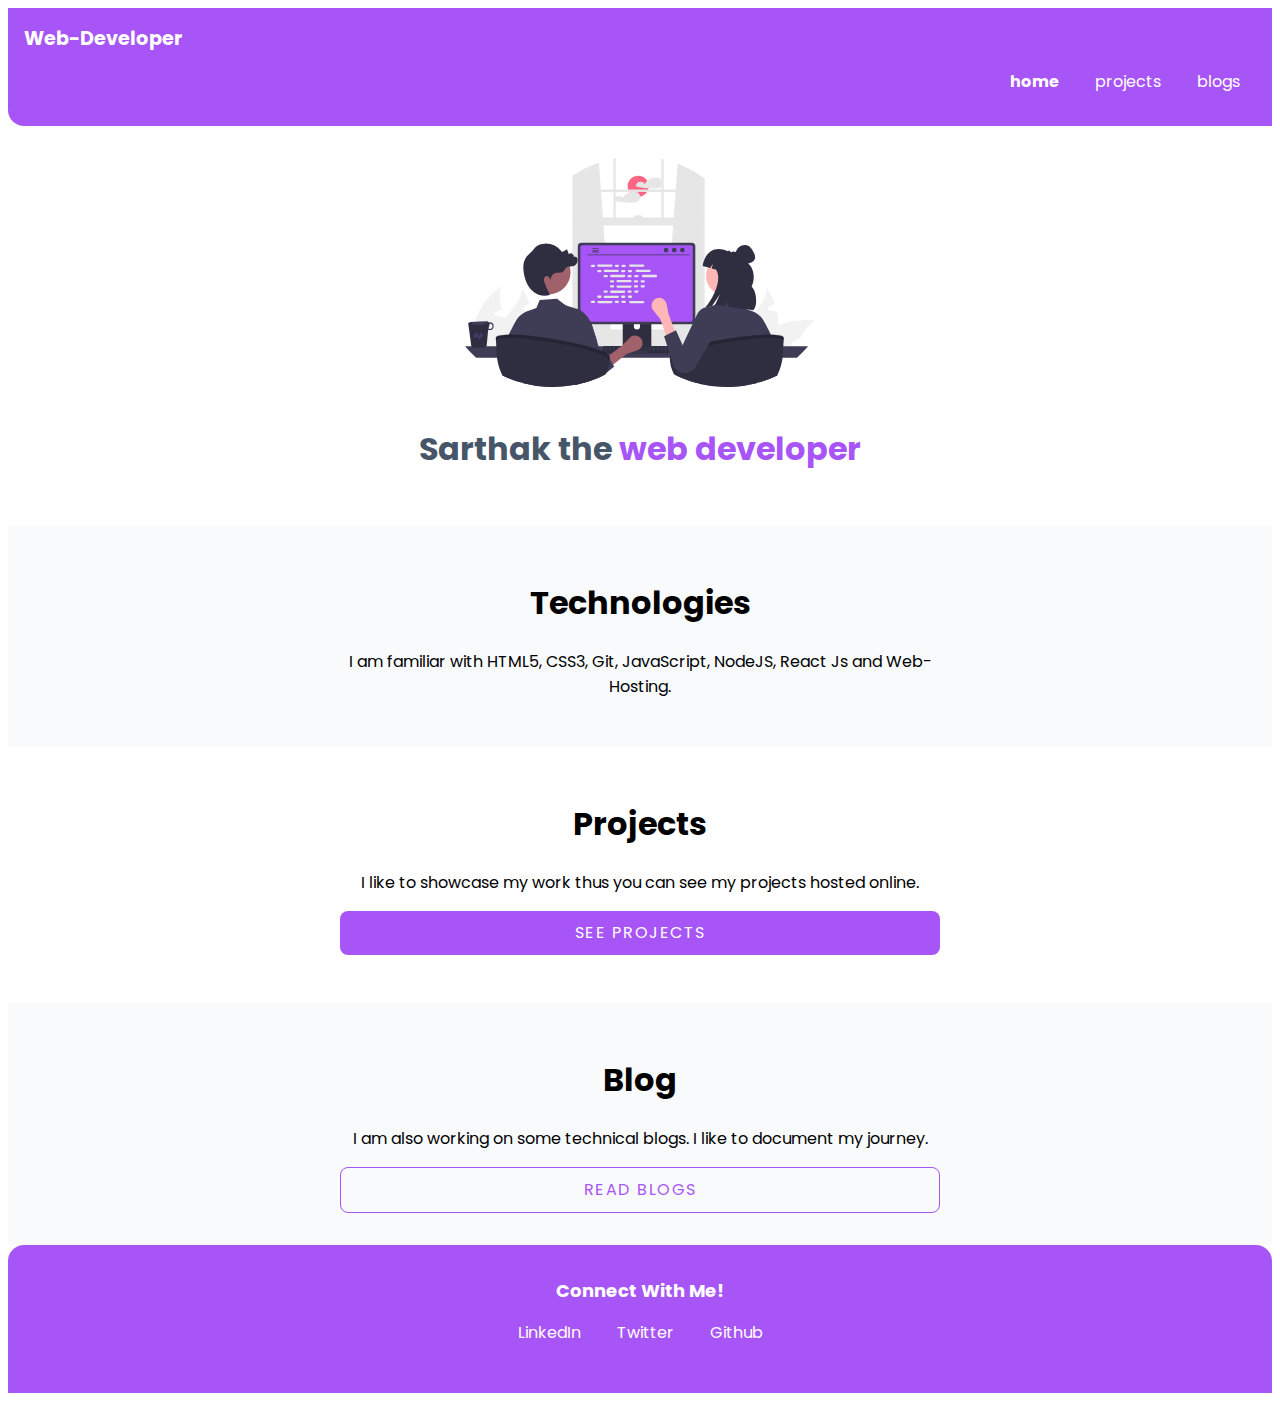
<file: index.html>
<!DOCTYPE html>
<html lang="en">
<head>
    <meta charset="UTF-8">
    <meta http-equiv="X-UA-Compatible" content="IE=edge">
    <meta name="viewport" content="width=device-width, initial-scale=1.0">
    <title>Portfolio</title>
    <link rel="stylesheet" href="styles.css">
</head>
<body>
    <nav class="navigation container">
        <div class="nav-brand">Web-Developer</div>
        <ul class="list-non-bullet nav-pills">
            <li class="list-item-inline">
                <a class="link link-active" href="/">home</a>
            </li>
            <li class="list-item-inline">
                <a class="link" href="projects.html">projects</a>
            </li>
            <li class="list-item-inline">
                <a class="link" href="blogs.html">blogs</a>
            </li>
        </ul>
    </nav>

    <header class="hero">
        <img class="hero-img" src="/images/hero.svg" />
        <h1 class="hero-heading">Sarthak the <span class="heading-inverted"> web developer</span></h1>
    </header>

    <section class="section ow">
        <div class="container container-center">
            <h1>Technologies</h1>
            <p>I am familiar with HTML5, CSS3, Git, JavaScript, NodeJS, React Js and Web-Hosting.</p>
        </div>

    </section>
    <section class="section ">
        <div class="container container-center">
            <h1>Projects</h1>
            <p>I like to showcase my work thus you can see my projects hosted online.</p>
            <a class="link link-primary" href="projects.html">SEE PROJECTS</a>

        </div>

    </section>
    <section class="section ow">
        <div class="container container-center">
            <h1>Blog</h1>
            <p>I am also working on some technical blogs. I like to document my journey.</p>
            <a class="link link-secondary" href="blogs.html">READ BLOGS</a>
        </div>
        
    </section>

    <footer class="footer">
        <div class="footer-header"><span class = bold-txt>Connect With Me!</span></div>
        <ul class="social-links list-non-bullet">
            <li class="list-item-inline">
                <a class="link" href="https://github.com/sarthaksarangi">
                    LinkedIn
                </a>
            </li>
            <li class="list-item-inline">
                <a class="link" href="https://twitter.com/sarthaksarangi_">
                    Twitter
                </a>
            </li>
            <li class="list-item-inline">
                <a class="link" href="https://www.linkedin.com/in/sarthaksarangi/">
                    Github
                </a>
            </li>     
        </ul>
    </footer>

</body>
</html>
</file>
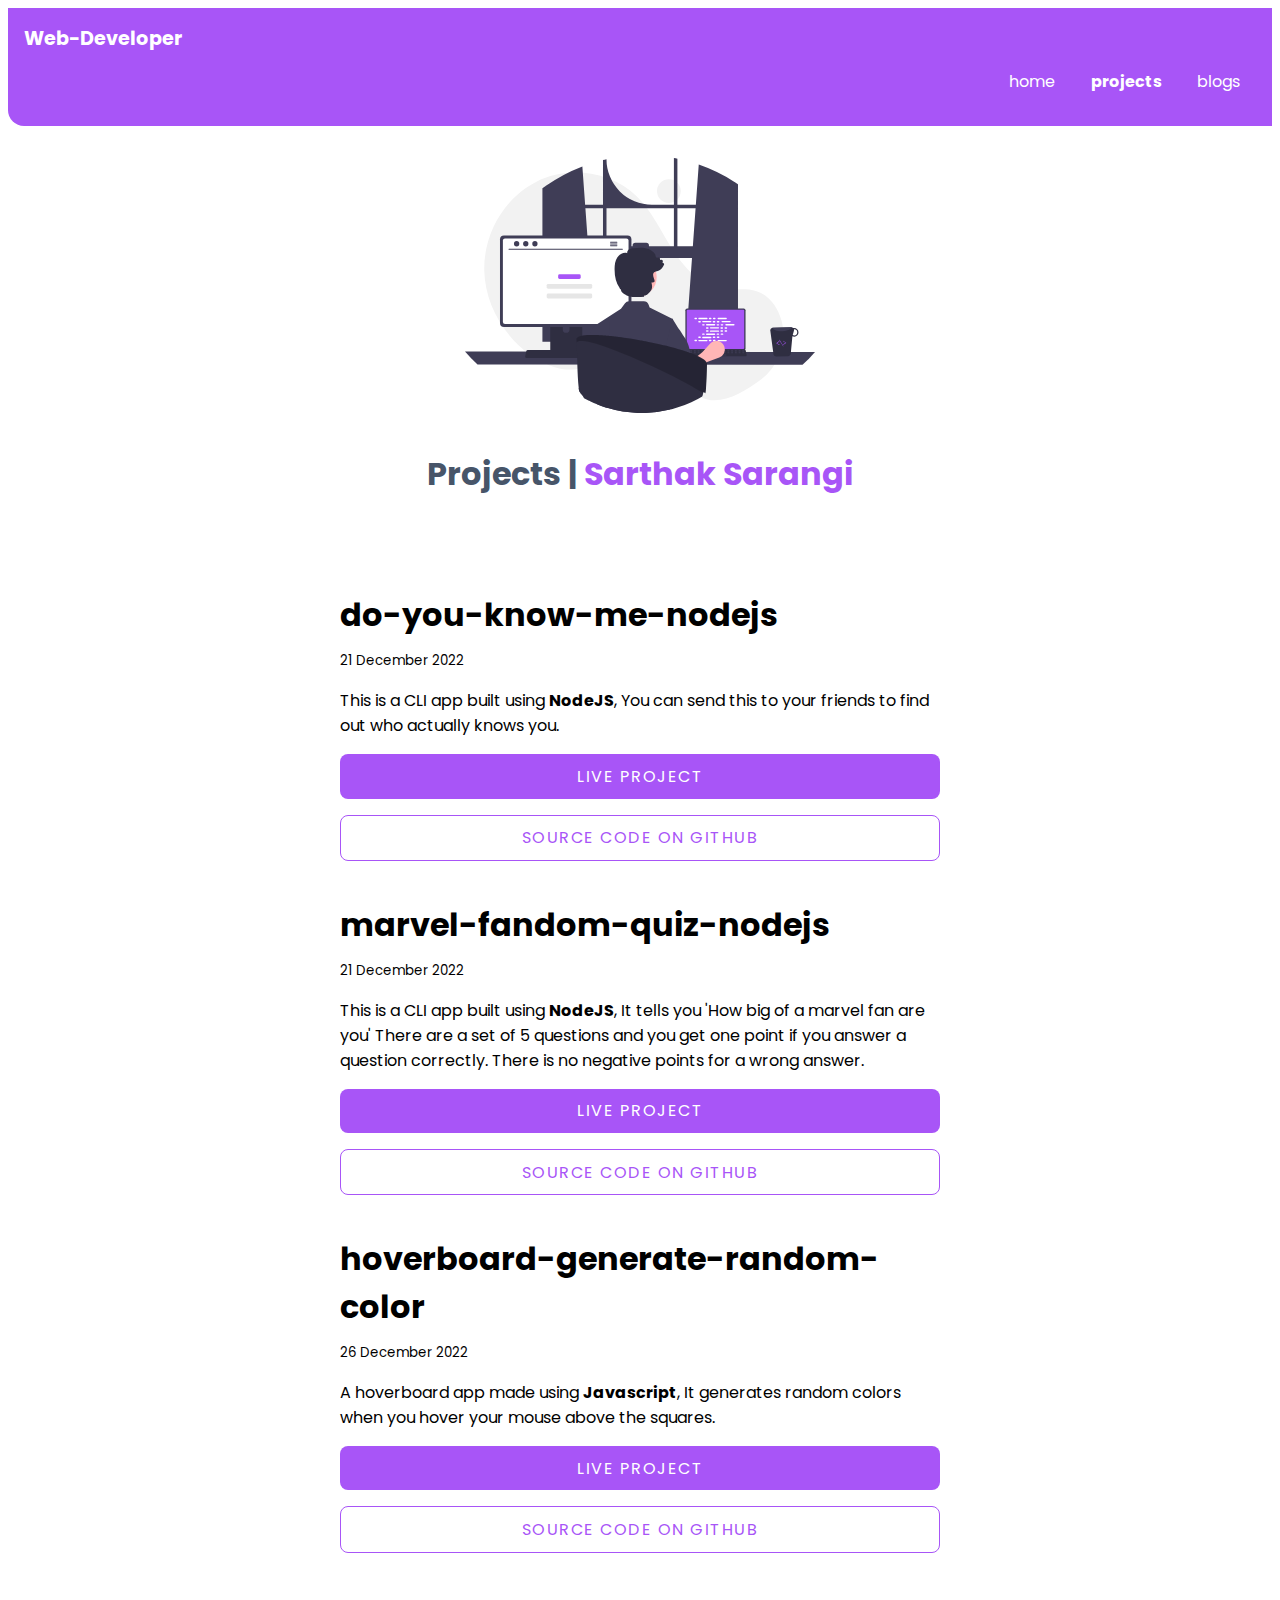
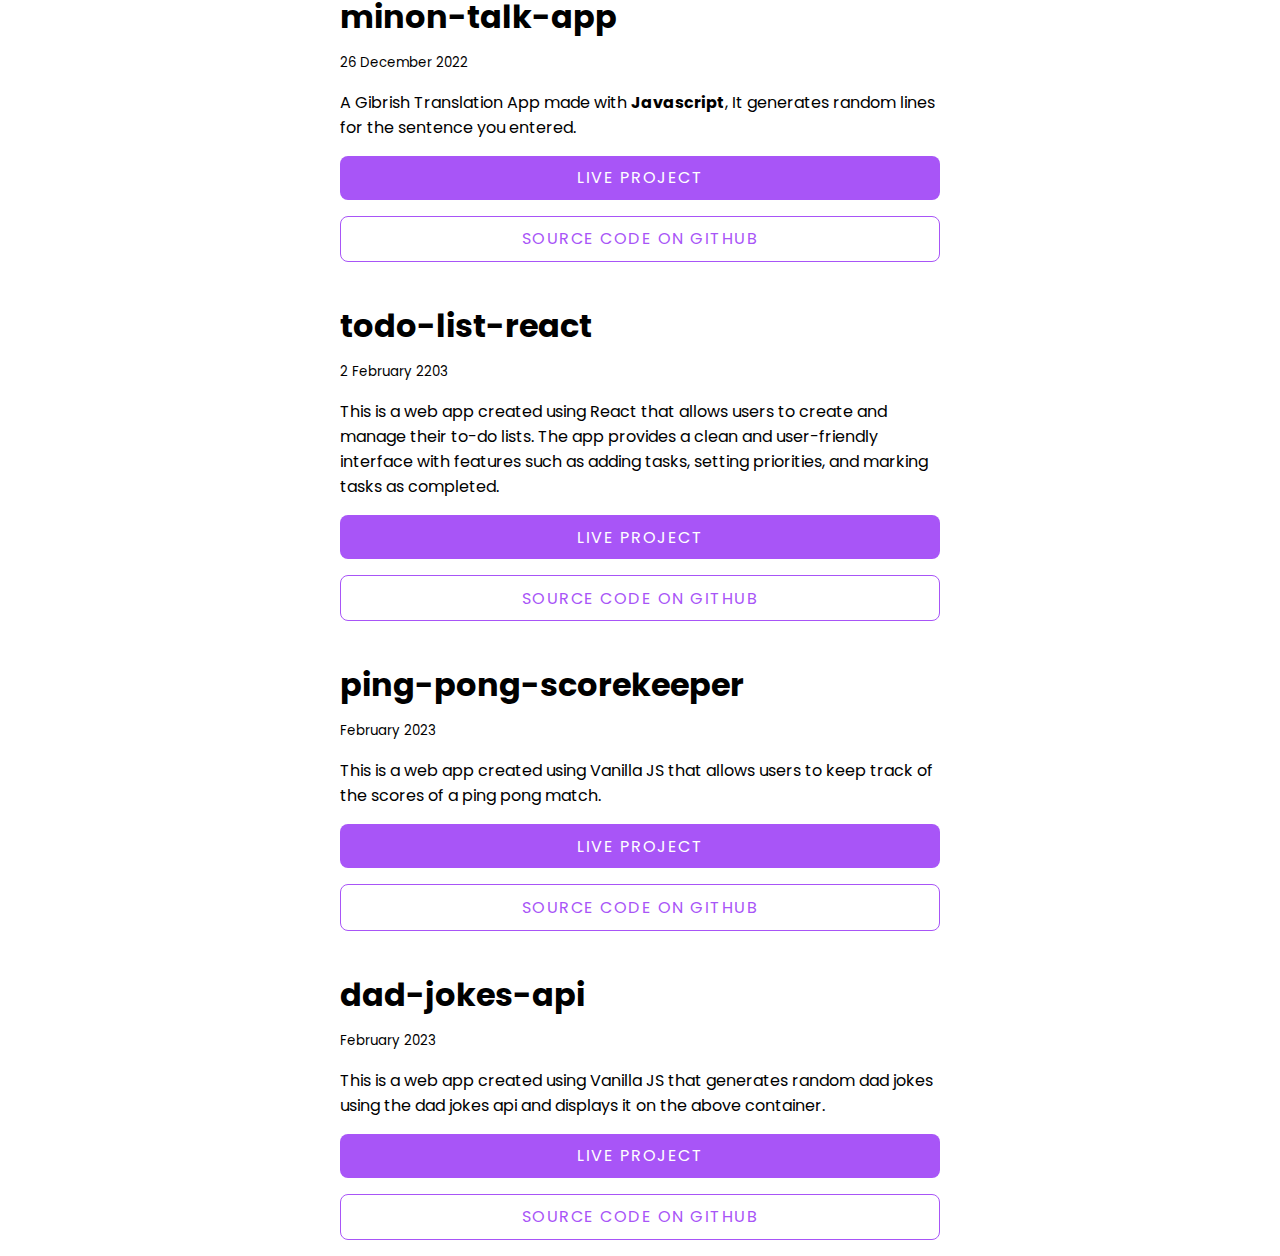
<file: projects.html>
<!DOCTYPE html>
<html lang="en">
  <head>
    <meta charset="UTF-8" />
    <meta http-equiv="X-UA-Compatible" content="IE=edge" />
    <meta name="viewport" content="width=device-width, initial-scale=1.0" />
    <title>Projects</title>
    <link rel="stylesheet" href="styles.css" />
  </head>
  <body>
    <nav class="navigation container">
      <div class="nav-brand">Web-Developer</div>
      <ul class="list-non-bullet nav-pills">
        <li class="list-item-inline">
          <a class="link" href="/">home</a>
        </li>
        <li class="list-item-inline link-active">
          <a class="link" href="projects.html">projects</a>
        </li>
        <li class="list-item-inline">
          <a class="link" href="blogs.html">blogs</a>
        </li>
      </ul>
    </nav>
    <header class="hero">
      <img class="hero-img" src="/images/hero-projects.svg" />

      <h1 class="hero-heading">
        Projects | <span class="heading-inverted">Sarthak Sarangi</span>
      </h1>
    </header>
    <ul class="list-non-bullet">
      <li>
        <div class="container container-center">
        <h1 class="li-heading">do-you-know-me-nodejs</h1>
        <small>21 December 2022</small>
        <p>
          This is a CLI app built using <strong>NodeJS</strong>, You can send
          this to your friends to find out who actually knows you.
        </p>
        <a
          class="link link-primary"
          href="https://replit.com/@sarthaksarangi3/MarkOne?embed=1&output=1"
          >LIVE PROJECT</a
        >
        <a
          class="link link-secondary"
          href="https://github.com/sarthaksarangi/do-you-know-me-nodejs"
          >SOURCE CODE ON GITHUB</a
        ></div>
      </li>

      <li>
        <div class="container container-center">
        <h1 class="li-heading">marvel-fandom-quiz-nodejs</h1>
        <small>21 December 2022</small>
        <p>
          This is a CLI app built using <strong>NodeJS</strong>, It tells you 'How big of a marvel fan are you' There are a set of 5 questions and you get one point if you answer a question correctly. There is no negative points for a wrong answer.
        </p>
        <a
          class="link link-primary"
          href="https://replit.com/@sarthaksarangi3/MarkTtwo#index.js?embed=1&output=1"
          >LIVE PROJECT</a>
        <a
          class="link link-secondary"
          href="https://github.com/sarthaksarangi/marvel-fandom-quiz-nodejs"
          >SOURCE CODE ON GITHUB</a></div>

      </li>
      <li>
        <div class="container container-center">
        <h1 class="li-heading">hoverboard-generate-random-color</h1>
        <small>26 December 2022</small>
        <p>
          A hoverboard app made using <strong>Javascript</strong>, It generates random colors when you hover your mouse above the squares.
        </p>
        <a
          class="link link-primary"
          href="https://projecthoverboard.netlify.app"
          >LIVE PROJECT</a>
        <a
          class="link link-secondary"
          href="https://github.com/sarthaksarangi/hoverboard-generate-random-color"
          >SOURCE CODE ON GITHUB</a></div>

      </li>
      <li>
        <div class="container container-center">
        <h1 class="li-heading">minon-talk-app</h1>
        <small>26 December 2022</small>
        <p>
          A Gibrish Translation App made with <strong>Javascript</strong>, It generates random lines for the sentence you entered.
        </p>
        <a
          class="link link-primary"
          href="https://app-minion-talk.netlify.app/"
          >LIVE PROJECT</a>
        <a
          class="link link-secondary"
          href="https://github.com/sarthaksarangi/banana-talk-app"
          >SOURCE CODE ON GITHUB</a></div>

      </li>
      <li>
        <div class="container container-center">
        <h1 class="li-heading">todo-list-react</h1>
        <small>2 February 2203</small>
        <p>
          This is a web app created using React that allows users to create and manage their to-do lists.
           The app provides a clean and user-friendly interface with features such as adding tasks, setting priorities, and marking tasks as completed. 
           
        </p>
        <a
          class="link link-primary"
          href="https://dailygoals-react.netlify.app/"
          >LIVE PROJECT</a>
        <a
          class="link link-secondary"
          href="https://github.com/sarthaksarangi/dailygoals-react"
          >SOURCE CODE ON GITHUB</a></div>

      </li>
      <li>
        <div class="container container-center">
        <h1 class="li-heading">ping-pong-scorekeeper</h1>
        <small>February 2023</small>
        <p>
          This is a web app created using Vanilla JS that allows users to keep track of the scores of a ping pong match.
        </p>
        <a
          class="link link-primary"
          href="https://score-keeper-pingpong.netlify.app/"
          >LIVE PROJECT</a>
        <a
          class="link link-secondary"
          href="https://github.com/sarthaksarangi/score-keeper"
          >SOURCE CODE ON GITHUB</a></div>

      </li>
      <li>
        <div class="container container-center">
        <h1 class="li-heading">dad-jokes-api</h1>
        <small>February 2023</small>
        <p>
          This is a web app created using Vanilla JS that generates random dad jokes using the dad jokes api and displays it on the above container.
        </p>
        <a
          class="link link-primary"
          href="https://dadjokesapijs.netlify.app/"
          >LIVE PROJECT</a>
        <a
          class="link link-secondary"
          href="https://github.com/sarthaksarangi/dad-jokes-api"
          >SOURCE CODE ON GITHUB</a></div>

      </li>
    </ul>
  </body>
</html>
</file>
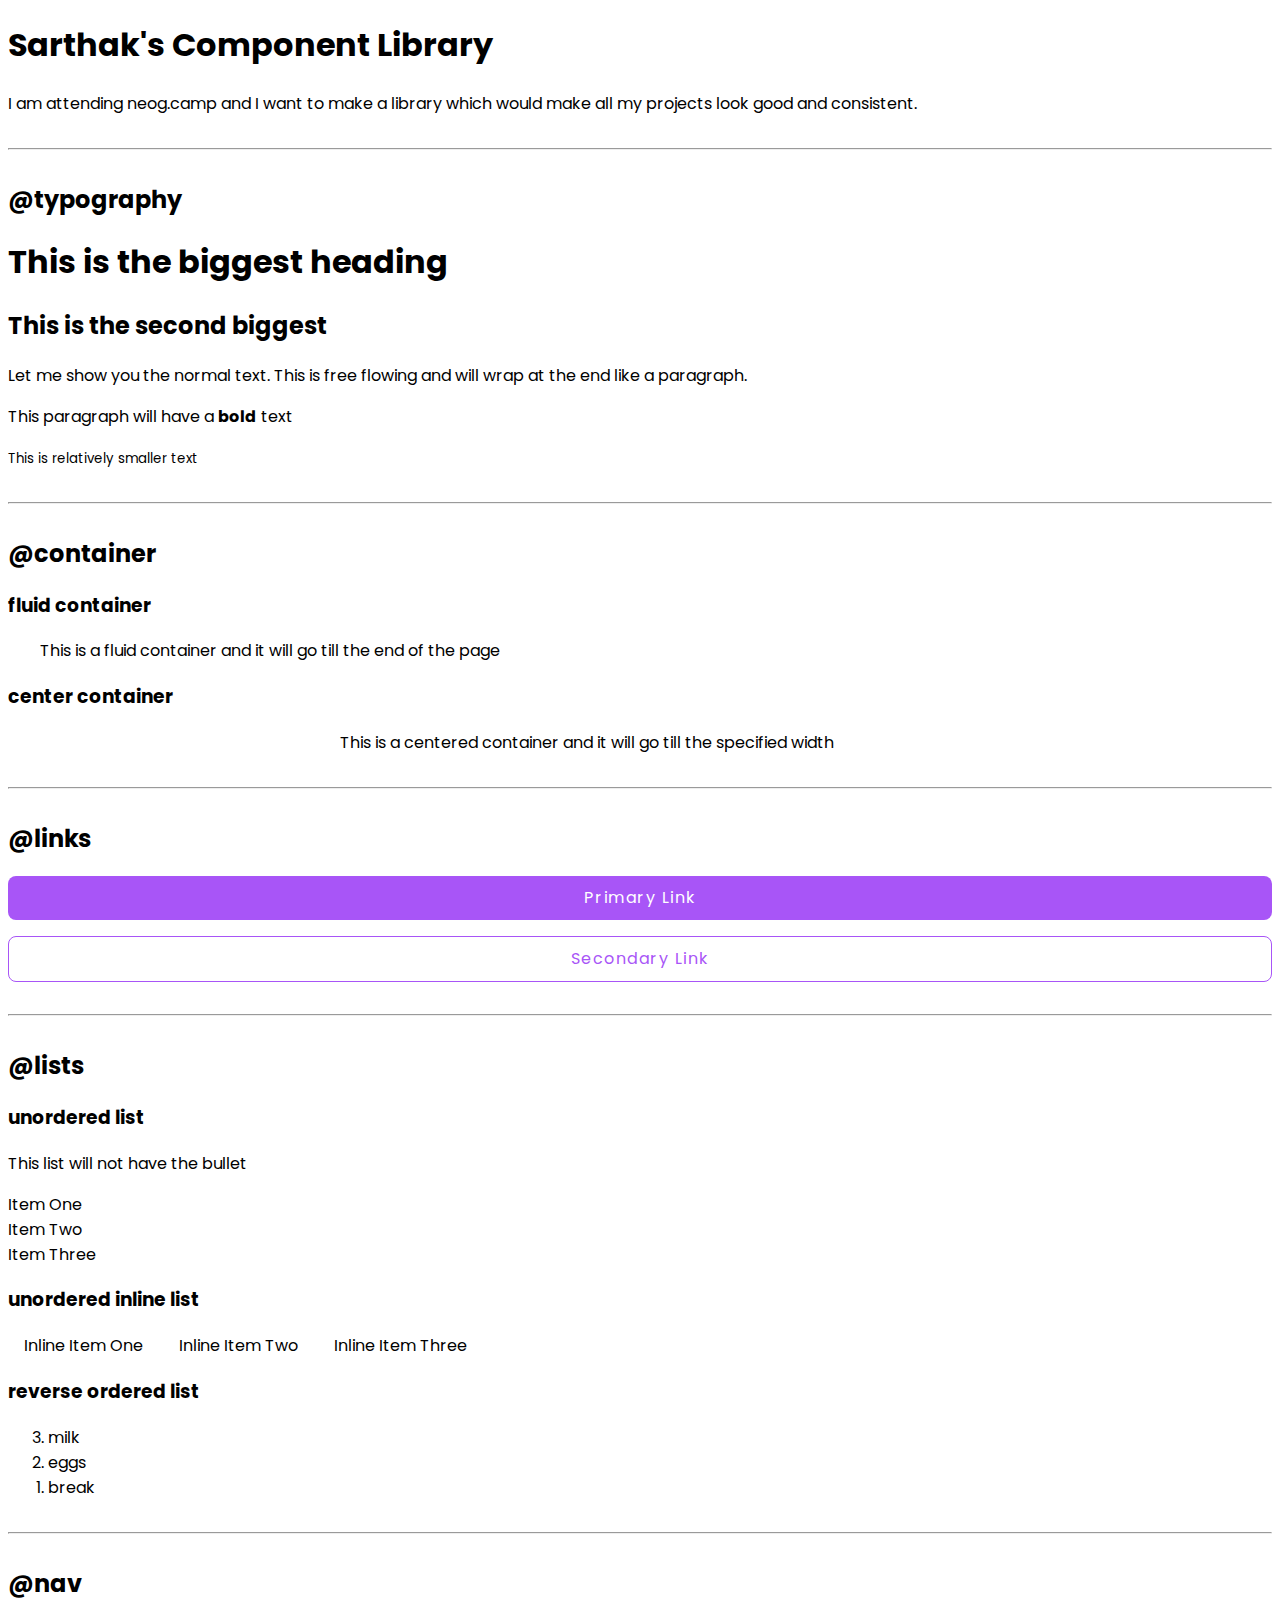
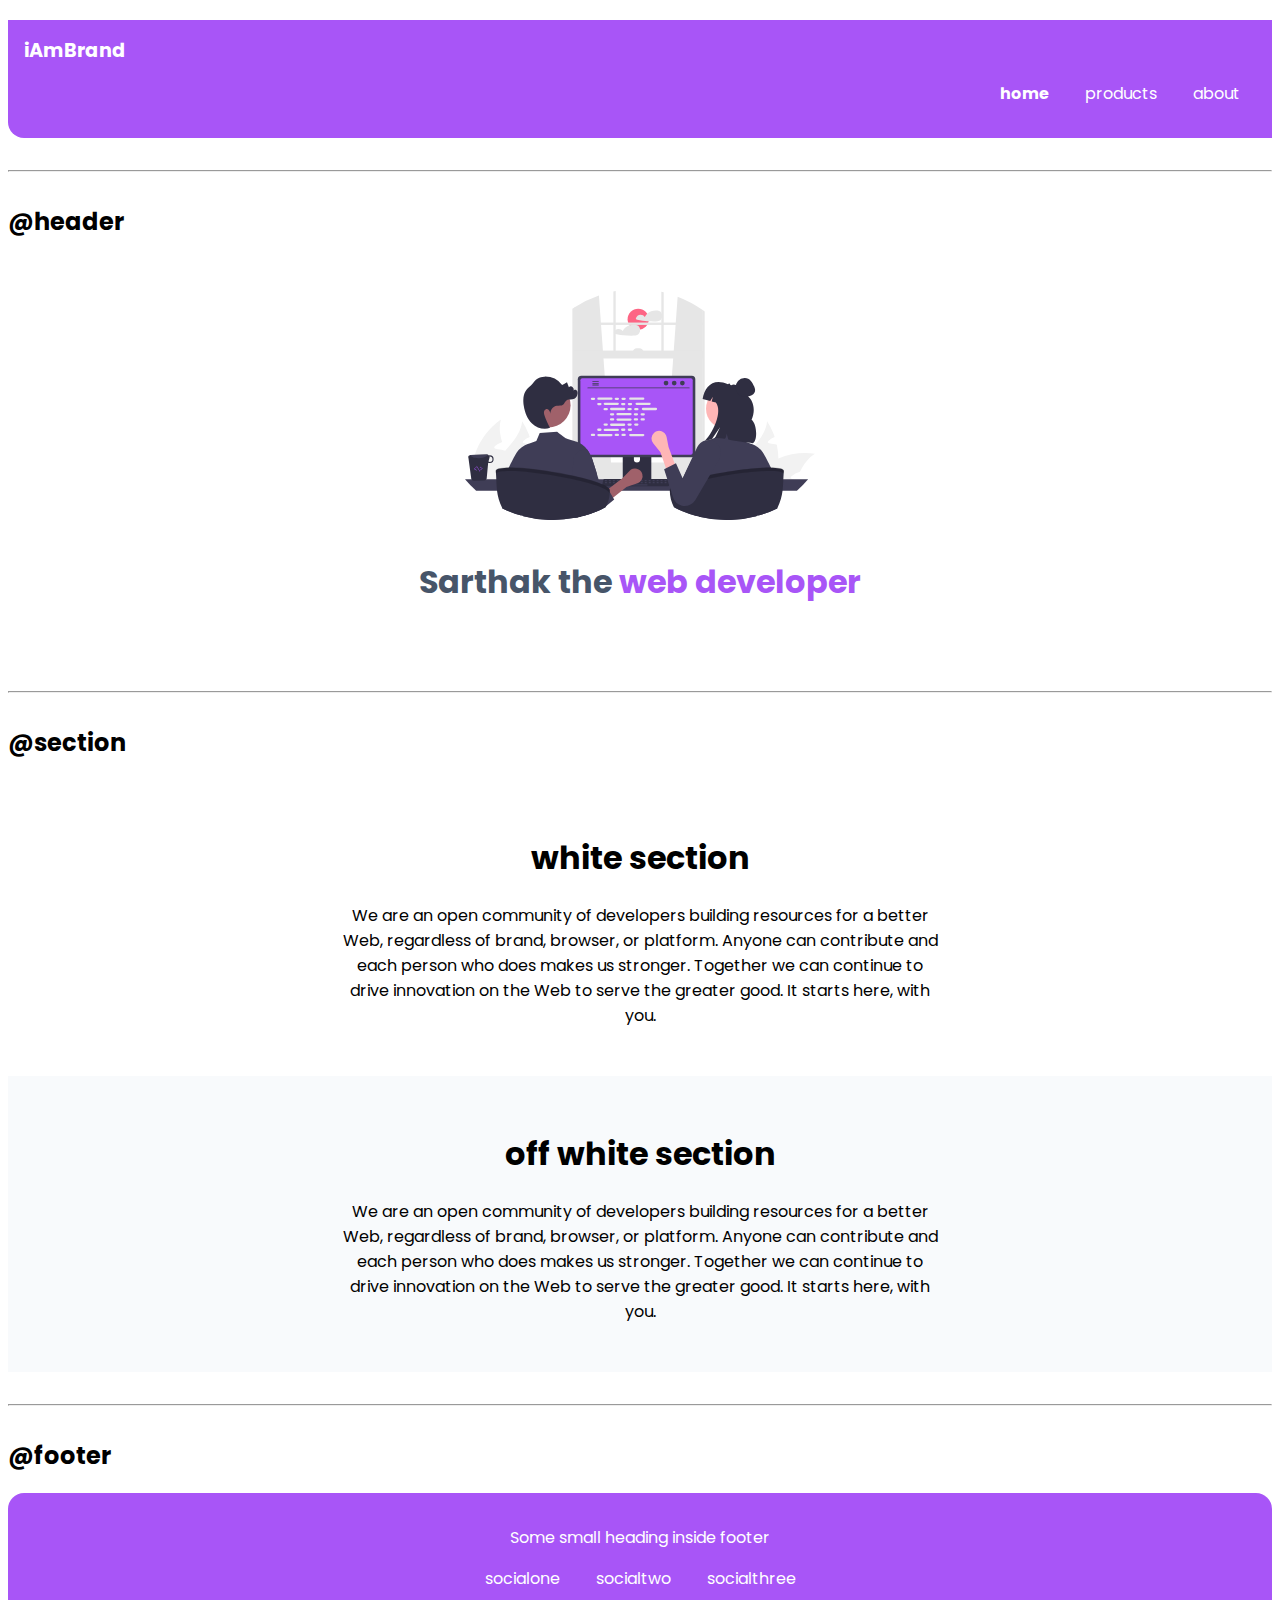
<file: lib/components.html>
<!DOCTYPE html>
<html lang="en">

<head>
    <meta charset="UTF-8">
    <meta name="viewport" content="width=device-width, initial-scale=1.0">
    <title>Component Library</title>

    <link href="/styles.css" rel="stylesheet" />
</head>

<body>
    <h1>Sarthak's Component Library</h1>
    <p>I am attending neog.camp and I want to make a library which would make all my projects look good and consistent.
    </p>

    <hr>


    <h2>@typography</h2>

    <h1>This is the biggest heading</h1>
    <h2>This is the second biggest</h2>
    <p> Let me show you the normal text. This is free flowing and will wrap at the end like a paragraph. </p>
    <p>This paragraph will have a <strong>bold</strong> text</p>
    <small>This is relatively smaller text</small>

    <hr>

    <h2>@container</h2>

    <h3>fluid container</h3>
    <div class="container">This is a fluid container and it will go till the end of the page</div>

    <h3>center container</h3>
    <div class="container container-center">This is a centered container and it will go till the specified width</div>

    <hr>

    <h2>@links</h2>

    <a class="link link-primary" href="/">Primary Link</a>
    <a class="link link-secondary" href="/">Secondary Link</a>

    <hr>

    <h2>@lists</h2>

    <h3>unordered list</h3>
    <p> This list will not have the bullet</p>

    <ul class="list-non-bullet">
        <li>Item One</li>
        <li>Item Two</li>
        <li>Item Three</li>

    </ul>

    <h3> unordered inline list</h3>

    <ul class="list-non-bullet">
        <li class="list-item-inline">Inline Item One</li>
        <li class="list-item-inline">Inline Item Two</li>
        <li class="list-item-inline">Inline Item Three</li>
    </ul>

    <h3> reverse ordered list</h3>

    <ol reversed>
        <li>milk</li>
        <li>eggs</li>
        <li>break</li>
    </ol>

    <hr />

    <h2>@nav</h2>

    <nav class="navigation container">
        <div class="nav-brand">iAmBrand</div>
        <ul class="list-non-bullet nav-pills">
            <li class="list-item-inline">
                <a class="link link-active" href="/">home</a>
            </li>
            <li class="list-item-inline">
                <a class="link" href="/">products</a>
            </li>
            <li class="list-item-inline">
                <a class="link" href="/">about</a>
            </li>
        </ul>
    </nav>

    <hr>

    <h2>@header</h2>

    <header class="hero">
        <img class="hero-img" src="/images/hero.svg" />
        <h1 class="hero-heading">Sarthak the <span class="heading-inverted"> web developer</span></h1>
    </header>

    <hr>
    <h2>@section</h2>
    <section class="section">
        <div class="container container-center">
            <h1>white section</h1>
            <p>We are an open community of developers building resources for a better Web, regardless of brand, browser,
                or platform. Anyone can contribute and each person who does makes us stronger. Together we can continue
                to drive innovation on the Web to serve the greater good. It starts here, with you.</p>
        </div>

    </section>

    <section class="section ow">
        <div class="container container-center">
            <h1>off white section</h1>
            <p>We are an open community of developers building resources for a better Web, regardless of brand, browser,
                or platform. Anyone can contribute and each person who does makes us stronger. Together we can continue
                to drive innovation on the Web to serve the greater good. It starts here, with you.</p>
        </div>

    </section>

    <hr>

    <h2>@footer</h2>

    <footer class="footer">
        <div class="footer-header">Some small heading inside footer</div>
        <ul class="social-links list-non-bullet">
            <li class="list-item-inline">
                <a class="link" href="/">
                    socialone
                </a>
            </li>
            <li class="list-item-inline">
                <a class="link" href="/">
                    socialtwo
                </a>
            </li>
            <li class="list-item-inline">
                <a class="link" href="/">
                    socialthree
                </a>
            </li>
            
        </ul>
    </footer>

    </div>
</body>

</html>
</file>
<file: styles.css>
@import url('https://fonts.googleapis.com/css2?family=Poppins:wght@400;700&display=swap');
:root{
    --primary-color:#a855f7; 
}
body{
    font-family: 'Poppins', sans-serif;
}
*{
    text-decoration: none;
}
.container{
    padding: 0 2rem;
    
}
.container-center{
    max-width: 600px;
    margin: auto;
}
ul {
    display: block;
    list-style-type: disc;
    margin-block-start: 1em;
    margin-block-end: 1em;
    margin-inline-start: 0px;
    margin-inline-end: 0px;
    padding-inline-start: 0px;
}


.link-primary{
    display: block;
    background-color: var(--primary-color);
    border-radius: 0.5em;
    color: white;
    padding: 0.6rem 2rem;
    letter-spacing: 1.5px;
    text-align: center;
    text-decoration: none;
    margin-bottom: 1rem;
}

.link-secondary{
    display: block;
    border-radius: 0.5rem;
    color: var(--primary-color);
    border: 1.5px solid var(--primary-color);
    padding: 0.6rem 2rem;
    text-decoration: none;
    letter-spacing: 1.5px;
    text-align: center;
}
hr{
    margin: 2rem 0;
}
.list-non-bullet{
    list-style: none;
}
.list-item-inline{
    display: inline;
    padding: 0rem 1rem;
    

}
.navigation{
    background-color: var(--primary-color);
    color: white;
    padding: 1rem;
    border-bottom-left-radius: 1rem;

}
.navigation .nav-pills{
    text-align: right;
}
.navigation .link{
    color: white;
   
}
.navigation .nav-brand{
    font-weight: bold;
    font-size: 1.2rem;
}
.navigation .link-active{
    font-weight: bold;
}

.hero{
padding: 2rem ;

}
.hero .hero-img{
    max-width: 350px;
    display: block;
   margin:auto;

    
}
.hero .hero-heading{
    padding-top: 1rem;
    color: #475569;
    text-align: center;
}
.hero h1{
    text-align: center;
}
.heading-inverted{
    color: var(--primary-color);
}

/* section */
.section{
    text-align: center;
    padding:2rem;
}
.ow{
    background-color: #f8fafc;
}
/* footer */
footer{
    background-color: var(--primary-color);
    padding: 2rem 1rem;
    color: white;
    text-align: center;
   border-top-right-radius: 1rem;
   border-top-left-radius: 1rem;


}
.footer .link{
    color: white;
}
.footer ul{
    padding-inline-start: 0px;
}
.bold-txt{
    font-weight: bold;
    font-size: large;
}
.hero .hero-blog{
    max-width: 350px;
    display: block;
   margin:auto;
}
.li-heading{
    margin-bottom: 0.5rem;
    margin-top: 2.5rem;

}
</file>
